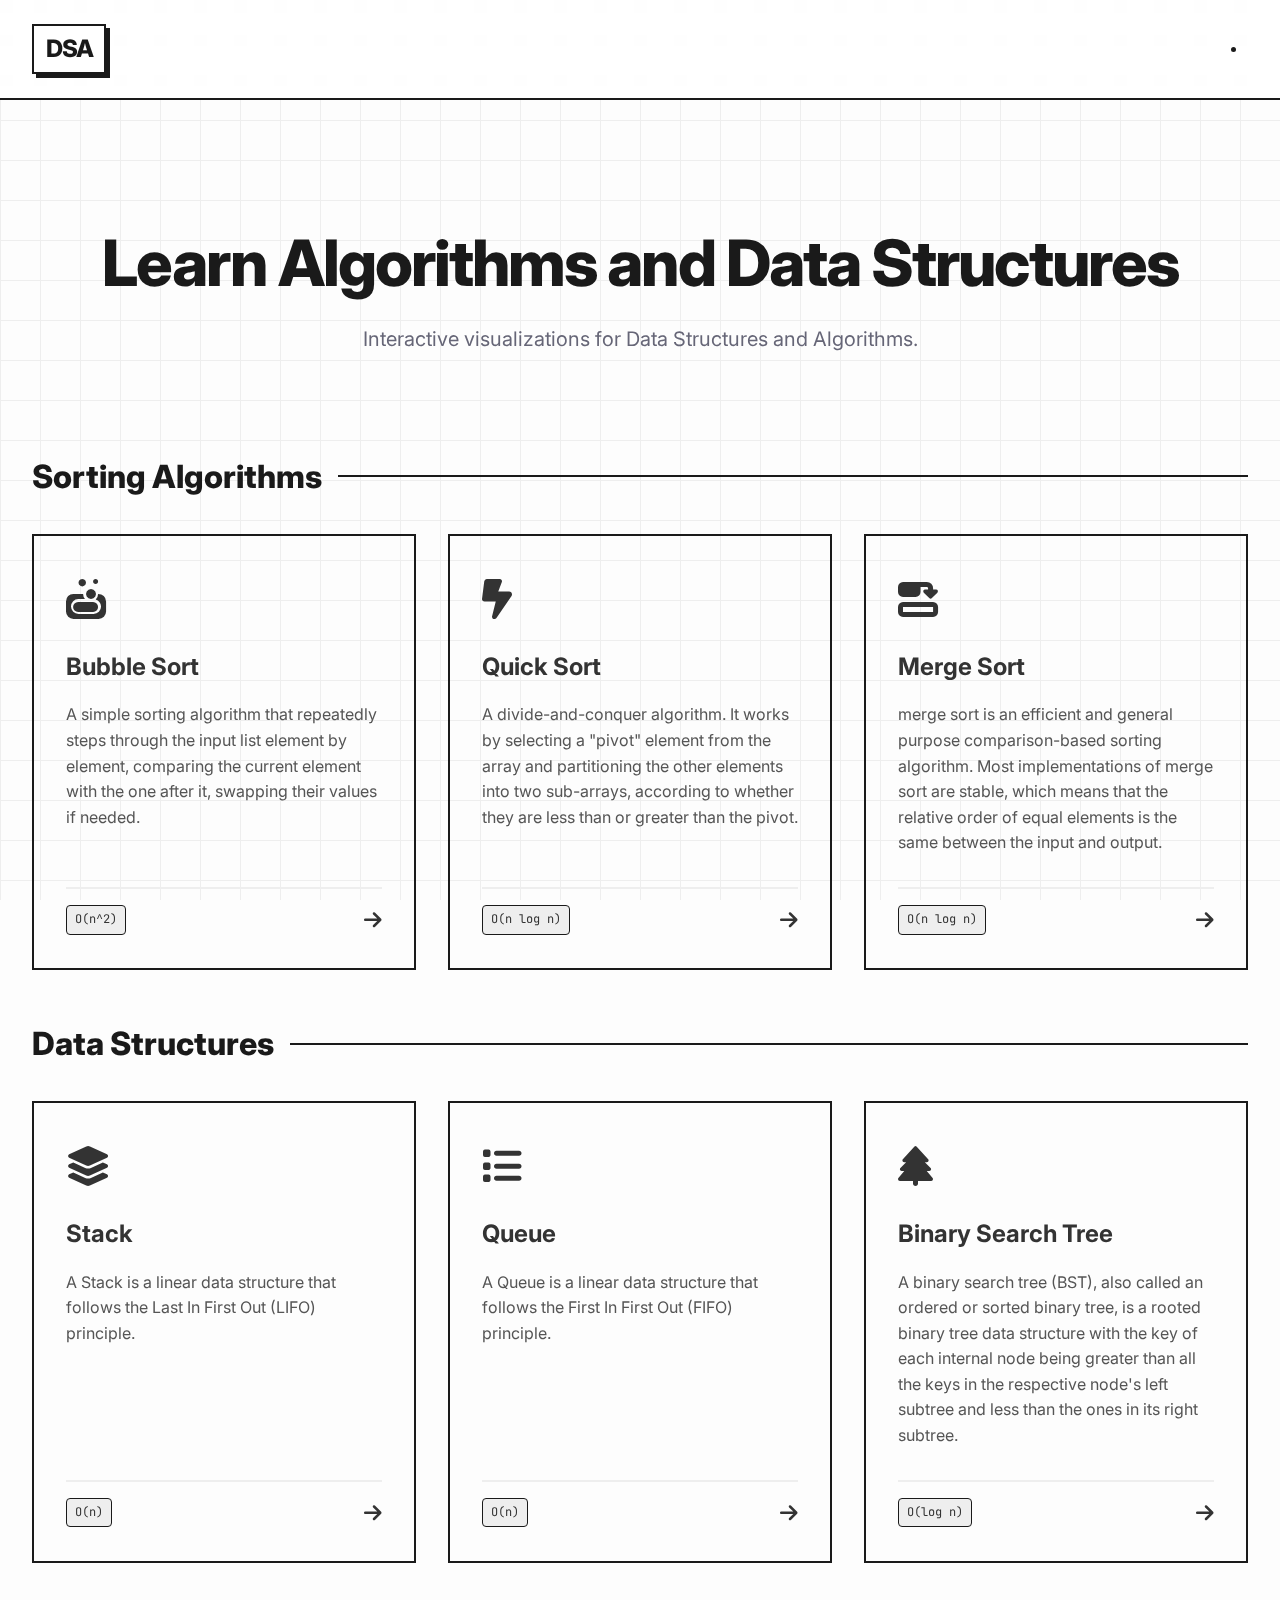
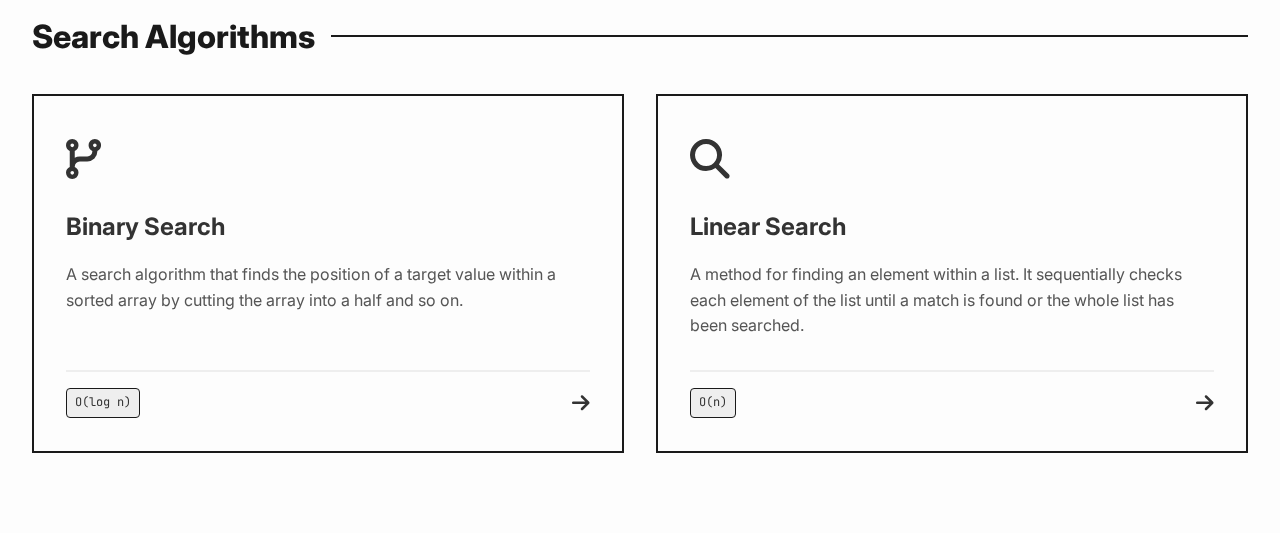
<file: index.html>
<!DOCTYPE html>
<html lang="en">
<head>
    <meta charset="UTF-8">
    <meta name="viewport" content="width=device-width, initial-scale=1.0">
    <title>Learn DSA</title>
    <link rel="stylesheet" href="style.css">
    <link rel="preconnect" href="https://fonts.googleapis.com">
    <link rel="preconnect" href="https://fonts.gstatic.com" crossorigin>
    <link
        href="https://fonts.googleapis.com/css2?family=Inter:wght@400;600;800&family=JetBrains+Mono:wght@400;700&display=swap"
        rel="stylesheet"
    >
    <link rel="stylesheet" href="https://cdnjs.cloudflare.com/ajax/libs/font-awesome/6.5.1/css/all.min.css">
</head>
<body>
    <div class="grid-bg"></div>

    <nav class="navbar">
        <div class="logo">
            <a href="/index.html">DSA</a>
        </div>

        <ul class="links">
            <li></li>
        </ul>
    </nav>

    <main class="container">
        <header class="hero-section">
            <h1>Learn Algorithms and Data Structures</h1>
            <p>Interactive visualizations for Data Structures and Algorithms.</p>
        </header>

        <section class="algorithms-section">
            <div class="section-title">
                <h2>Sorting Algorithms</h2>
                <div class="title-line"></div>
            </div>

            <div class="cards">

                <a href="bubble-sort.html" class="card">
                    <div class="card-icon">
                        <i class="fa-solid fa-soap"></i>
                    </div>

                    <h3>Bubble Sort</h3>
                    <p>A simple sorting algorithm that repeatedly steps through the input list element by element, comparing the current element with the one after it, swapping their values if needed.</p>

                    <div class="card-bottom">
                        <span class="tag">O(n^2)</span>
                        <span class="next-icon"><i class="fa-solid fa-arrow-right"></i></span>
                    </div>

                </a>

                <a href="quick-sort.html" class="card">
                    <div class="card-icon">
                        <i class="fa-solid fa-bolt-lightning"></i>
                    </div>

                    <h3>Quick Sort</h3>
                    <p>A divide-and-conquer algorithm. It works by selecting a "pivot" element from the array and partitioning the other elements into two sub-arrays, according to whether they are less than or greater than the pivot. </p>

                    <div class="card-bottom">
                        <span class="tag">O(n log n)</span>
                        <span class="next-icon"><i class="fa-solid fa-arrow-right"></i></span>
                    </div>

                </a>
                <a href="merge-sort.html" class="card">
                    <div class="card-icon">
                        <i class="fa-solid fa-diagram-predecessor"></i>
                    </div>

                    <h3>Merge Sort</h3>
                    <p>merge sort is an efficient and general purpose comparison-based sorting algorithm. Most implementations of merge sort are stable, which means that the relative order of equal elements is the same between the input and output.</p>
                    <div class="card-bottom">
                        <span class="tag">O(n log n)</span>
                        <span class="next-icon"><i class="fa-solid fa-arrow-right"></i></span>
                    </div>

                </a>
               
            </div>

        </section>

      
        <section class="algorithms-section">
            <div class="section-title">
                <h2>Data Structures</h2>
                <div class="title-line"></div>
            </div>

            <div class="cards">

                <a href="stack.html" class="card">
                    <div class="card-icon">
                        <i class="fa-solid fa-layer-group"></i>
                    </div>

                    <h3>Stack</h3>
                    <p>A Stack is a linear data structure that follows the Last In First Out (LIFO) principle.</p>

                    <div class="card-bottom">
                        <span class="tag">O(n)</span>
                        <span class="next-icon"><i class="fa-solid fa-arrow-right"></i></span>
                    </div>

                </a>
                <a href="queue.html" class="card">
                    <div class="card-icon">
                        <i class="fa-solid fa-list"></i>
                    </div>

                    <h3>Queue</h3>
                    <p>A Queue is a linear data structure that follows the First In First Out (FIFO) principle.</p>

                    <div class="card-bottom">
                        <span class="tag">O(n)</span>
                        <span class="next-icon"><i class="fa-solid fa-arrow-right"></i></span>
                    </div>

                </a>                
                <a href="binary-tree.html" class="card">
                    <div class="card-icon">
                        <i class="fa-solid fa-tree"></i>
                    </div>

                    <h3>Binary Search Tree</h3>
                    <p>A binary search tree (BST), also called an ordered or sorted binary tree, is a rooted binary tree data structure with the key of each internal node being greater than all the keys in the respective node's left subtree and less than the ones in its right subtree. </p>

                    <div class="card-bottom">
                        <span class="tag">O(log n)</span>
                        <span class="next-icon"><i class="fa-solid fa-arrow-right"></i></span>
                    </div>

                </a>
            </div>
        </section>

        <section class="algorithms-section">
            <div class="section-title">
                <h2>Search Algorithms</h2>
                <div class="title-line"></div>
            </div>
            <div class="cards">
                <a href="binary-search.html" class="card">
                    <div class="card-icon">
                        <i class="fa-solid fa-code-branch"></i>
                    </div>

                    <h3>Binary Search</h3>
                    <p>A search algorithm that finds the position of a target value within a sorted array by cutting the array into a half and so on.</p>

                    <div class="card-bottom">
                        <span class="tag">O(log n)</span>
                        <span class="next-icon"><i class="fa-solid fa-arrow-right"></i></span>
                    </div>

                </a>  
                <a href="linear-search.html" class="card">
                    <div class="card-icon">
                        <i class="fa-solid fa-magnifying-glass"></i>
                    </div>

                    <h3>Linear Search</h3>
                    <p>A method for finding an element within a list. It sequentially checks each element of the list until a match is found or the whole list has been searched.</p>

                    <div class="card-bottom">
                        <span class="tag">O(n)</span>
                        <span class="next-icon"><i class="fa-solid fa-arrow-right"></i></span>
                    </div>

                </a>
            </div>
        </section>
    <script src="main.js"></script>
</body>
</html>
</file>
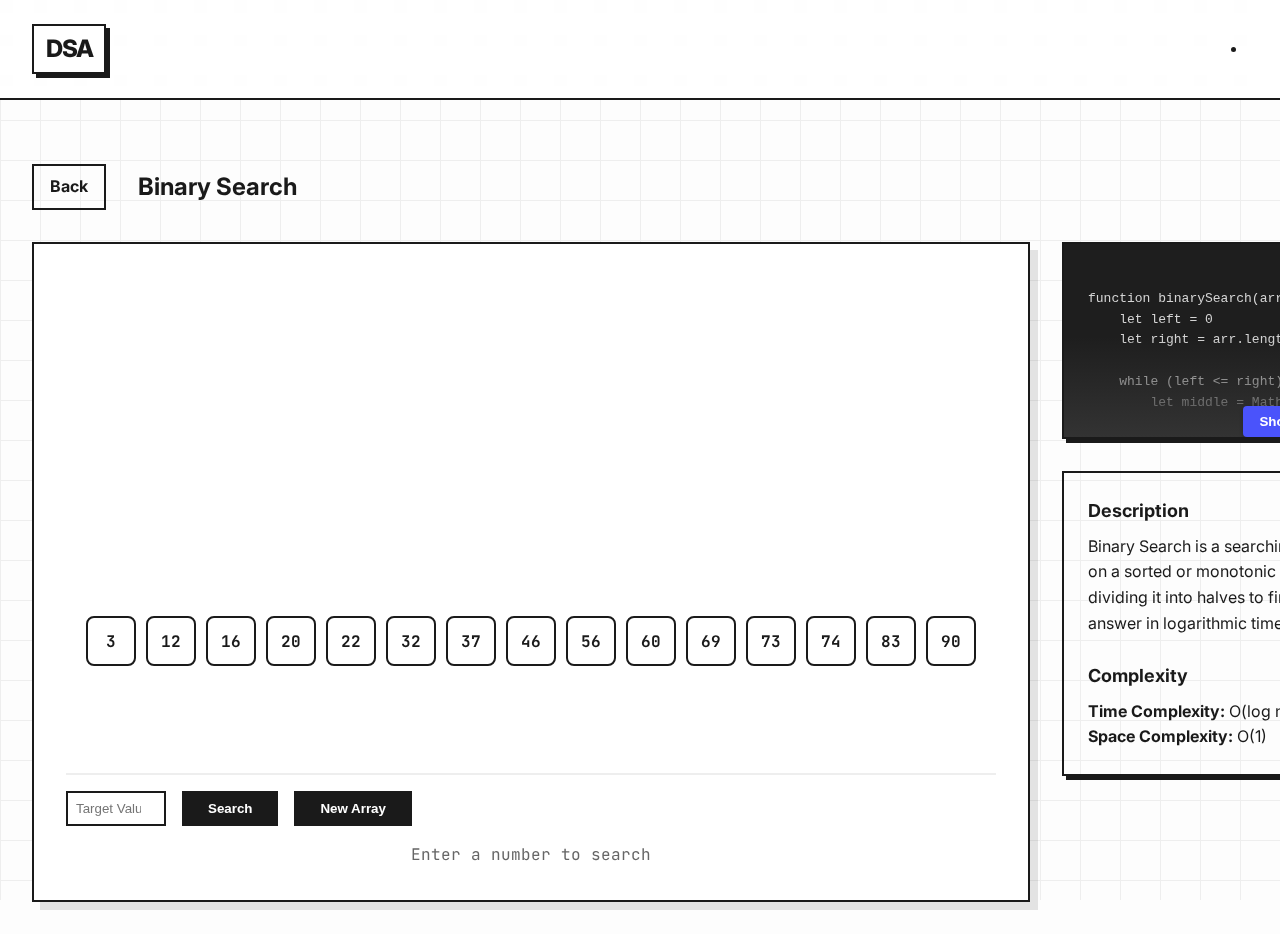
<file: binary-search.html>
<!DOCTYPE html>
<html lang="en">
<head>
    <meta charset="UTF-8">
    <meta name="viewport" content="width=device-width, initial-scale=1.0">
    <title>Binary Search</title>
    <link rel="stylesheet" href="style.css">
    <link rel="preconnect" href="https://fonts.googleapis.com">
    <link rel="preconnect" href="https://fonts.gstatic.com" crossorigin>
    <link
        href="https://fonts.googleapis.com/css2?family=Inter:wght@400;600;800&family=JetBrains+Mono:wght@400;700&display=swap"
        rel="stylesheet"
    >
    <link rel="stylesheet" href="https://cdnjs.cloudflare.com/ajax/libs/font-awesome/6.5.1/css/all.min.css">
    <link rel="stylesheet" href="binary-search.css">
</head>

<body>
    <div class="grid-bg"></div>

    <nav class="navbar">
        <div class="logo">
            <a href="/index.html">DSA</a>
        </div>

        <ul class="links">
            <li></li>
        </ul>
    </nav>

   <main class="container">
        <div id="visualization-area">

            <div class="viz-header">
                <a href="index.html" class="btn-back">Back</a>
                <h2 id="viz-title">Binary Search</h2>
            </div>
            <div class="viz-layout">
            <div class="viz-canvas-container">
                <div id="canvas-wrapper">
                    <div id="array-container"></div>
                </div>
                <div class="controls" id="ds-controls">
                    <input type="number" id="target-input" placeholder="Target Value" class="ds-input">
                    <button id="btn-search" class="btn-control">Search</button>
                    <button id="btn-reset" class="btn-control">New Array</button>
                </div>
                <div id="status-message" class="status-message">Enter a number to search</div>
            </div>

            <div class="viz-info">
                <div class="code-block">
                    <pre><code id="code-display">
function binarySearch(arr, target) {
    let left = 0
    let right = arr.length - 1

    while (left <= right) {
        let middle = Math.floor((left + right) / 2)

        if (arr[middle] === target) {
            return middle
        }

        if (arr[middle] < target) {
            left = middle + 1
        } else {
            right = middle - 1
        }
    }

    return -1
}
</code></pre>
                    <div class="code-blur-overlay">
                        <button id="btn-show-more" class="btn-show-more">Show More</button>
                    </div>
                </div>
                <div class="explanation-panel">
                    <h3>Description</h3>
                    <p>Binary Search is a searching algorithm that operates on a sorted or monotonic search space, repeatedly dividing it into halves to find a target value or optimal answer in logarithmic time O(log N).</p>
                    <br>
                    <h3>Complexity</h3>
                    <p><strong>Time Complexity:</strong> O(log n)</p>
                    <p><strong>Space Complexity:</strong> O(1)</p>
                </div>
            </div>
        </div>
    </section>
</main>

<div id="code-modal" class="modal-overlay">
    <div class="modal-content">
        <div class="modal-header">
            <h3 class="modal-title">Binary Search Implementation</h3>
            <button id="btn-close-modal" class="modal-close">&times;</button>
        </div>
        <div class="modal-body">
            <code id="modal-code-display" class="modal-code"></code>
        </div>
    </div>
</div>

<script src="main.js"></script>
<script src="binary-search.js"></script>
</body>

</html>
</file>
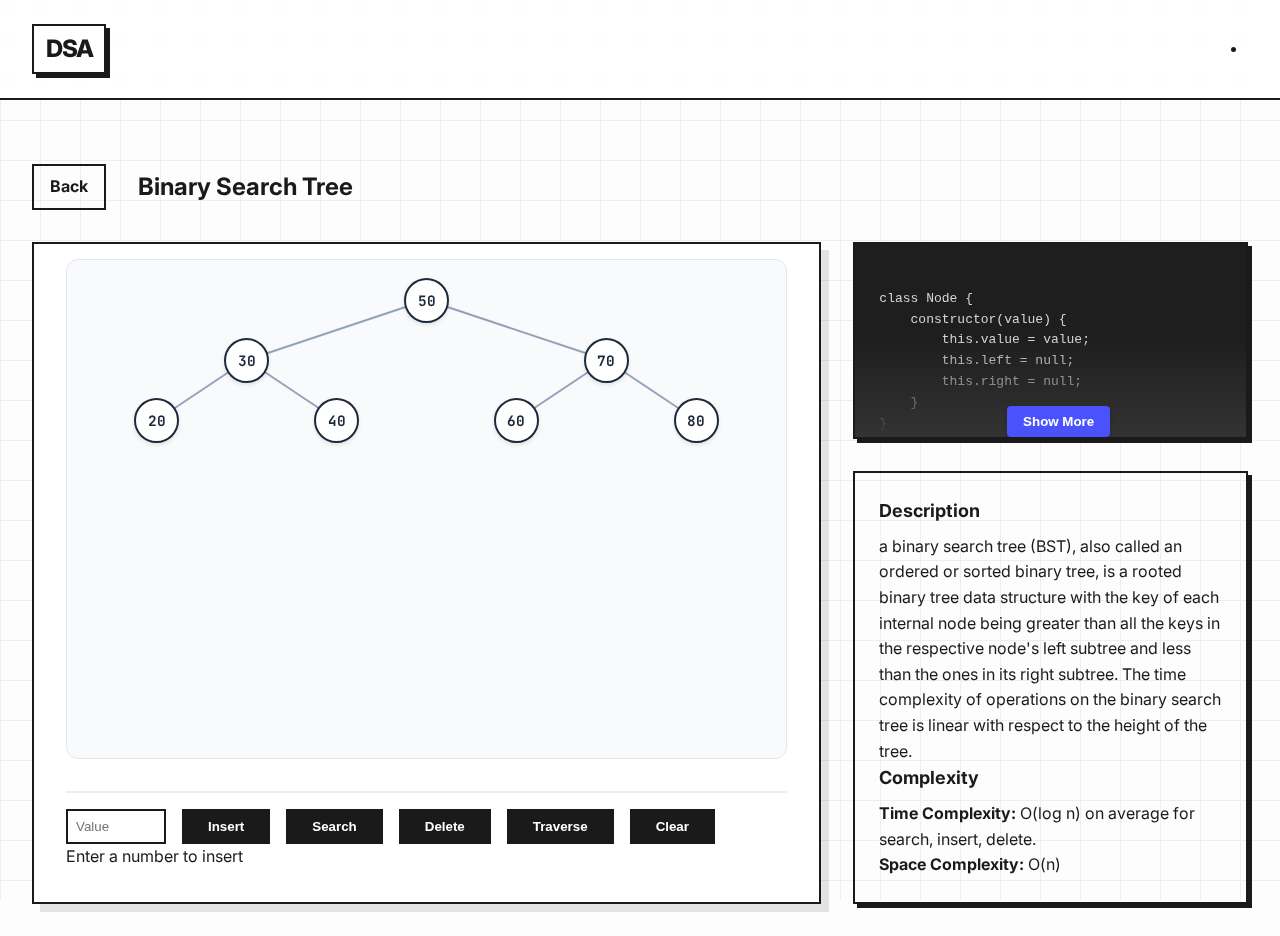
<file: binary-tree.html>
<!DOCTYPE html>
<html lang="en">
<head>
    <meta charset="UTF-8">
    <meta name="viewport" content="width=device-width, initial-scale=1.0">
    <title>Binary Search Tree</title>
    <link rel="stylesheet" href="style.css">
    <link rel="preconnect" href="https://fonts.googleapis.com">
    <link rel="preconnect" href="https://fonts.gstatic.com" crossorigin>
    <link
        href="https://fonts.googleapis.com/css2?family=Inter:wght@400;600;800&family=JetBrains+Mono:wght@400;700&display=swap"
        rel="stylesheet"
    >
    <link rel="stylesheet" href="https://cdnjs.cloudflare.com/ajax/libs/font-awesome/6.5.1/css/all.min.css">
    <link rel="stylesheet" href="binary-tree.css">
</head>

<body>
    <div class="grid-bg"></div>

    <nav class="navbar">
        <div class="logo">
            <a href="/index.html">DSA</a>
        </div>

        <ul class="links">
            <li></li>
        </ul>
    </nav>

   <main class="container">
        <div id="visualization-area">

            <div class="viz-header">
                <a href="index.html" class="btn-back">Back</a>
                <h2 id="viz-title">Binary Search Tree</h2>
            </div>

      <div class="viz-layout">
        <div class="viz-canvas-container">
          <div id="canvas-wrapper">
            <div id="tree-container"></div>
          </div>
          <div class="controls" id="ds-controls">
            <input type="number" id="node-input" placeholder="Value" class="ds-input">
            <button id="btn-insert" class="btn-control">Insert</button>
            <button id="btn-search" class="btn-control">Search</button>
            <button id="btn-delete" class="btn-control">Delete</button>
            <button id="btn-traverse" class="btn-control">Traverse</button>
            <button id="btn-clear" class="btn-control">Clear</button>
          </div>
          <div id="status-message" class="status-message">Enter a number to insert</div>
        </div>

        <div class="viz-info">
          <div class="code-block">
            <pre><code id="code-display">
class Node {
    constructor(value) {
        this.value = value;
        this.left = null;
        this.right = null;
    }
}

function insert(node, value) {

    if (!node) return new Node(value);
    
            </code></pre>
            <div class="code-blur-overlay">
                <button id="btn-show-more" class="btn-show-more">Show More</button>
            </div>
          </div>
          <div class="explanation-panel">
            <h3>Description</h3>
            <p>a binary search tree (BST), also called an ordered or sorted binary tree, is a rooted binary tree data structure with the key of each internal node being greater than all the keys in the respective node's left subtree and less than the ones in its right subtree. The time complexity of operations on the binary search tree is linear with respect to the height of the tree.
            </p>
            <h3>Complexity</h3>
            <p><strong>Time Complexity:</strong> O(log n) on average for search, insert, delete.</p>
            <p><strong>Space Complexity:</strong> O(n)</p>
          </div>
        </div>
      </div>
    </section>
  </main>

  <div id="code-modal" class="modal-overlay">
    <div class="modal-content">

      <div class="modal-header">
        <h3 class="modal-title">Binary Search Tree Code Implementation</h3>
        <button id="btn-close-modal" class="modal-close">&times;</button>
      </div>

      <div class="modal-body">
        <code id="modal-code-display" class="modal-code"></code>
      </div>
    </div>
  </div>

  <script src="main.js"></script>
  <script src="binary-tree.js"></script>
</body>

</html>
</file>
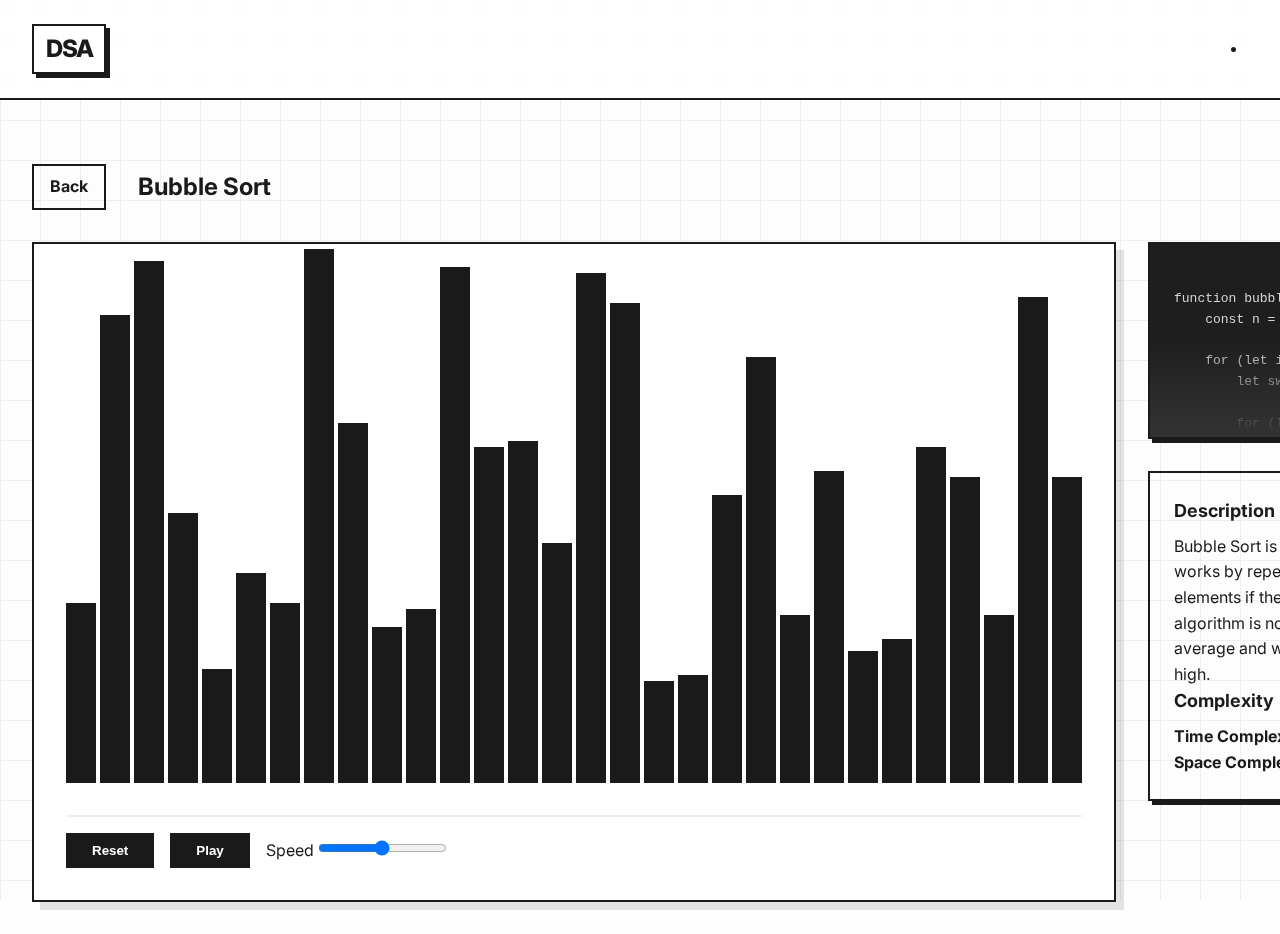
<file: bubble-sort.html>
<!DOCTYPE html>
<html lang="en">
<head>
    <meta charset="UTF-8">
    <meta name="viewport" content="width=device-width, initial-scale=1.0">
    <title>Bubble Sort</title>
    <link rel="stylesheet" href="style.css">
    <link rel="preconnect" href="https://fonts.googleapis.com">
    <link rel="preconnect" href="https://fonts.gstatic.com" crossorigin>
    <link
        href="https://fonts.googleapis.com/css2?family=Inter:wght@400;600;800&family=JetBrains+Mono:wght@400;700&display=swap"
        rel="stylesheet"
    >
    <link rel="stylesheet" href="https://cdnjs.cloudflare.com/ajax/libs/font-awesome/6.5.1/css/all.min.css">
</head>

<body>
    <div class="grid-bg"></div>

    <nav class="navbar">
        <div class="logo">
            <a href="/index.html">DSA</a>
        </div>

        <ul class="links">
            <li></li>
        </ul>
    </nav>

   <main class="container">
        <div id="visualization-area">

            <div class="viz-header">
                <a href="index.html" class="btn-back">Back</a>
                <h2 id="viz-title">Bubble Sort</h2>
            </div>

            <div class="viz-layout">
                <div class="viz-canvas-container">
                    <div id="canvas-wrapper"></div>

                    <div class="controls" id="sort-controls">
                        <button id="btn-reset" class="btn-control">Reset</button>
                        <button id="btn-play" class="btn-control">Play</button>

                        <div class="speed-control">
                            <label>Speed</label>
                            <input type="range" id="speed-slider" min="1" max="100" value="50">
                        </div>

                    </div>

                </div>

                <div class="viz-info">
                    <div class="code-block">
                        <pre><code id="code-display">
function bubbleSort(arr) {
    const n = arr.length;

    for (let i = 0; i < n - 1; i++) {
        let swapped = false;

        for (let j = 0; j < n - i - 1; j++) {
            if (arr[j] > arr[j + 1]) {

                const temp = arr[j];
                arr[j] = arr[j + 1];
                arr[j + 1] = temp;
                swapped = true;
            }
        }

        if (!swapped) break;
    }

    return arr;
}
                                                
                        </code></pre>
                        <div class="code-blur-overlay">
                            <button id="btn-show-more" class="btn-show-more">Show More</button>
                        </div>
                    </div>

                    <div class="explanation-panel">
                        <h3>Description</h3>
                        <p>Bubble Sort is the simplest sorting algorithm that works by repeatedly swapping the adjacent elements if they are in the wrong order. This algorithm is not efficient for large data sets as its average and worst-case time complexity are quite high.</p>
                        <h3>Complexity</h3>
                        <p><strong>Time Complexity:</strong> O(n^2)</p>
                        <p><strong>Space Complexity:</strong> O(1)</p>
                    </div>
                </div>
            </div>
        </div>
    </main>

    <div id="code-modal" class="modal-overlay">
        <div class="modal-content">
            <div class="modal-header">
                <h3 class="modal-title">Bubble Sort Implementation</h3>
                <button id="btn-close-modal" class="modal-close">&times;</button>
            </div>
            <div class="modal-body">
                <code id="modal-code-display" class="modal-code"></code>
            </div>
        </div>
    </div>
    <script src="main.js"></script>
    <script src="bubble-sort.js"></script>
</body>
</html>
</file>
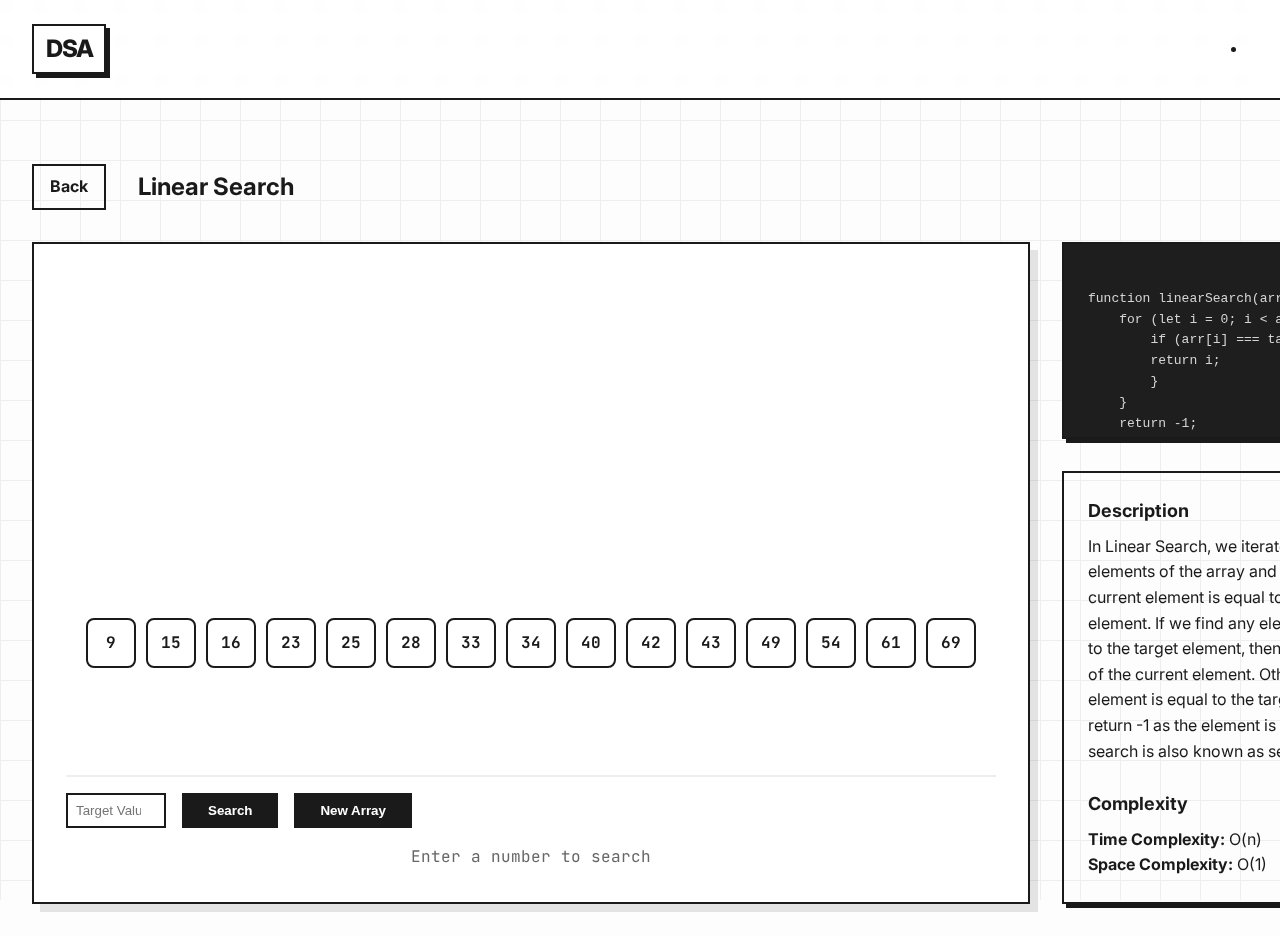
<file: linear-search.html>
<!DOCTYPE html>
<html lang="en">
<head>
    <meta charset="UTF-8">
    <meta name="viewport" content="width=device-width, initial-scale=1.0">
    <title>Linear Search</title>
    <link rel="stylesheet" href="style.css">
    <link rel="preconnect" href="https://fonts.googleapis.com">
    <link rel="preconnect" href="https://fonts.gstatic.com" crossorigin>
    <link
        href="https://fonts.googleapis.com/css2?family=Inter:wght@400;600;800&family=JetBrains+Mono:wght@400;700&display=swap"
        rel="stylesheet"
    >
    <link rel="stylesheet" href="https://cdnjs.cloudflare.com/ajax/libs/font-awesome/6.5.1/css/all.min.css">
    <link rel="stylesheet" href="binary-search.css">
</head>

<body>
    <div class="grid-bg"></div>

    <nav class="navbar">
        <div class="logo">
            <a href="/index.html">DSA</a>
        </div>

        <ul class="links">
            <li></li>
        </ul>
    </nav>

   <main class="container">
        <div id="visualization-area">

            <div class="viz-header">
                <a href="index.html" class="btn-back">Back</a>
                <h2 id="viz-title">Linear Search</h2>
            </div>
            <div class="viz-layout">
            <div class="viz-canvas-container">
                <div id="canvas-wrapper">
                    <div id="array-container"></div>
                </div>
                <div class="controls" id="ds-controls">
                    <input type="number" id="target-input" placeholder="Target Value" class="ds-input">
                    <button id="btn-search" class="btn-control">Search</button>
                    <button id="btn-reset" class="btn-control">New Array</button>
                </div>
                <div id="status-message" class="status-message">Enter a number to search</div>
            </div>

            <div class="viz-info">
                <div class="code-block">
                    <pre><code id="code-display">
function linearSearch(arr, target) {
    for (let i = 0; i < arr.length; i++) {
        if (arr[i] === target) {
        return i;
        }
    }
    return -1;
    }
    
</code></pre>
                </div>
                <div class="explanation-panel">
                    <h3>Description</h3>
                    <p>In Linear Search, we iterate over all the elements of the array and check if it the current element is equal to the target element. If we find any element to be equal to the target element, then return the index of the current element. Otherwise, if no element is equal to the target element, then return -1 as the element is not found. Linear search is also known as sequential search.</p>
                    <br>
                    <h3>Complexity</h3>
                    <p><strong>Time Complexity:</strong> O(n)</p>
                    <p><strong>Space Complexity:</strong> O(1)</p>
                </div>
            </div>
        </div>
    </section>
</main>

<script src="main.js"></script>
<script src="linear-search.js"></script>
</body>

</html>
</file>
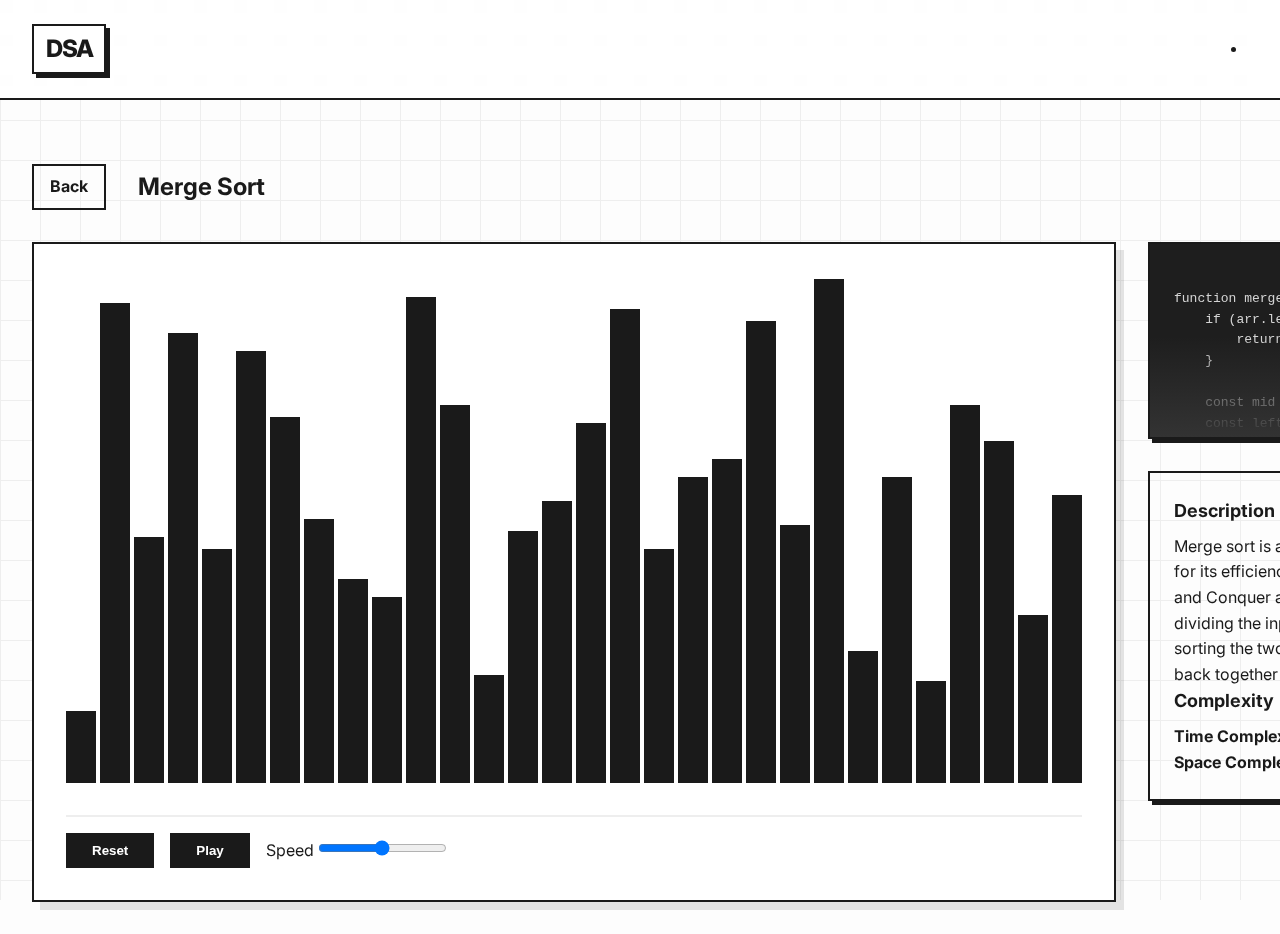
<file: merge-sort.html>
<!DOCTYPE html>
<html lang="en">
<head>
    <meta charset="UTF-8">
    <meta name="viewport" content="width=device-width, initial-scale=1.0">
    <title>Merge Sort</title>
    <link rel="stylesheet" href="style.css">
    <link rel="preconnect" href="https://fonts.googleapis.com">
    <link rel="preconnect" href="https://fonts.gstatic.com" crossorigin>
    <link
        href="https://fonts.googleapis.com/css2?family=Inter:wght@400;600;800&family=JetBrains+Mono:wght@400;700&display=swap"
        rel="stylesheet"
    >
    <link rel="stylesheet" href="https://cdnjs.cloudflare.com/ajax/libs/font-awesome/6.5.1/css/all.min.css">
</head>

<body>
    <div class="grid-bg"></div>

    <nav class="navbar">
        <div class="logo">
            <a href="/index.html">DSA</a>
        </div>

        <ul class="links">
            <li></li>
        </ul>
    </nav>

   <main class="container">
        <div id="visualization-area">

            <div class="viz-header">
                <a href="index.html" class="btn-back">Back</a>
                <h2 id="viz-title">Merge Sort</h2>
            </div>

            <div class="viz-layout">
                <div class="viz-canvas-container">
                    <div id="canvas-wrapper"></div>

                    <div class="controls" id="sort-controls">
                        <button id="btn-reset" class="btn-control">Reset</button>
                        <button id="btn-play" class="btn-control">Play</button>

                        <div class="speed-control">
                            <label>Speed</label>
                            <input type="range" id="speed-slider" min="1" max="100" value="50">
                        </div>

                    </div>

                </div>

                <div class="viz-info">
                    <div class="code-block">
<pre><code id="code-display">
function mergeSort(arr) {
    if (arr.length <= 1) {
        return arr
    }

    const mid = Math.floor(arr.length / 2)
    const left = mergeSort(arr.slice(0, mid))
    const right = mergeSort(arr.slice(mid))

    let result = []
    let i = 0
    let j = 0

    while (i < left.length && j < right.length) {
        if (left[i] < right[j]) {
            result.push(left[i])
            i++
        } else {
            result.push(right[j])
            j++
        }
    }

    return result
        .concat(left.slice(i))
        .concat(right.slice(j))
}
                                                
                        </code></pre>
                    <div class="code-blur-overlay">
                        <button id="btn-show-more" class="btn-show-more">Show More</button>
                    </div>
                    </div>

                    <div class="explanation-panel">
                        <h3>Description</h3>
                        <p>Merge sort is a popular sorting algorithm known for its efficiency and stability. It follows the Divide and Conquer approach. It works by recursively dividing the input array into two halves, recursively sorting the two halves and finally merging them back together to obtain the sorted array.</p>
                        <h3>Complexity</h3>
                        <p><strong>Time Complexity:</strong> O(n log n)</p>
                        <p><strong>Space Complexity:</strong> O(n)</p>
                    </div>
                </div>
            </div>
        </div>
    </main>

    <div id="code-modal" class="modal-overlay">
        <div class="modal-content">
            <div class="modal-header">
                <h3 class="modal-title">Merge Sort Implementation</h3>
                <button id="btn-close-modal" class="modal-close">&times;</button>
            </div>
            <div class="modal-body">
                <code id="modal-code-display" class="modal-code"></code>
            </div>
        </div>
    </div>
    
    <script src="main.js"></script>
    <script src="merge-sort.js"></script>
</body>
</html>
</file>
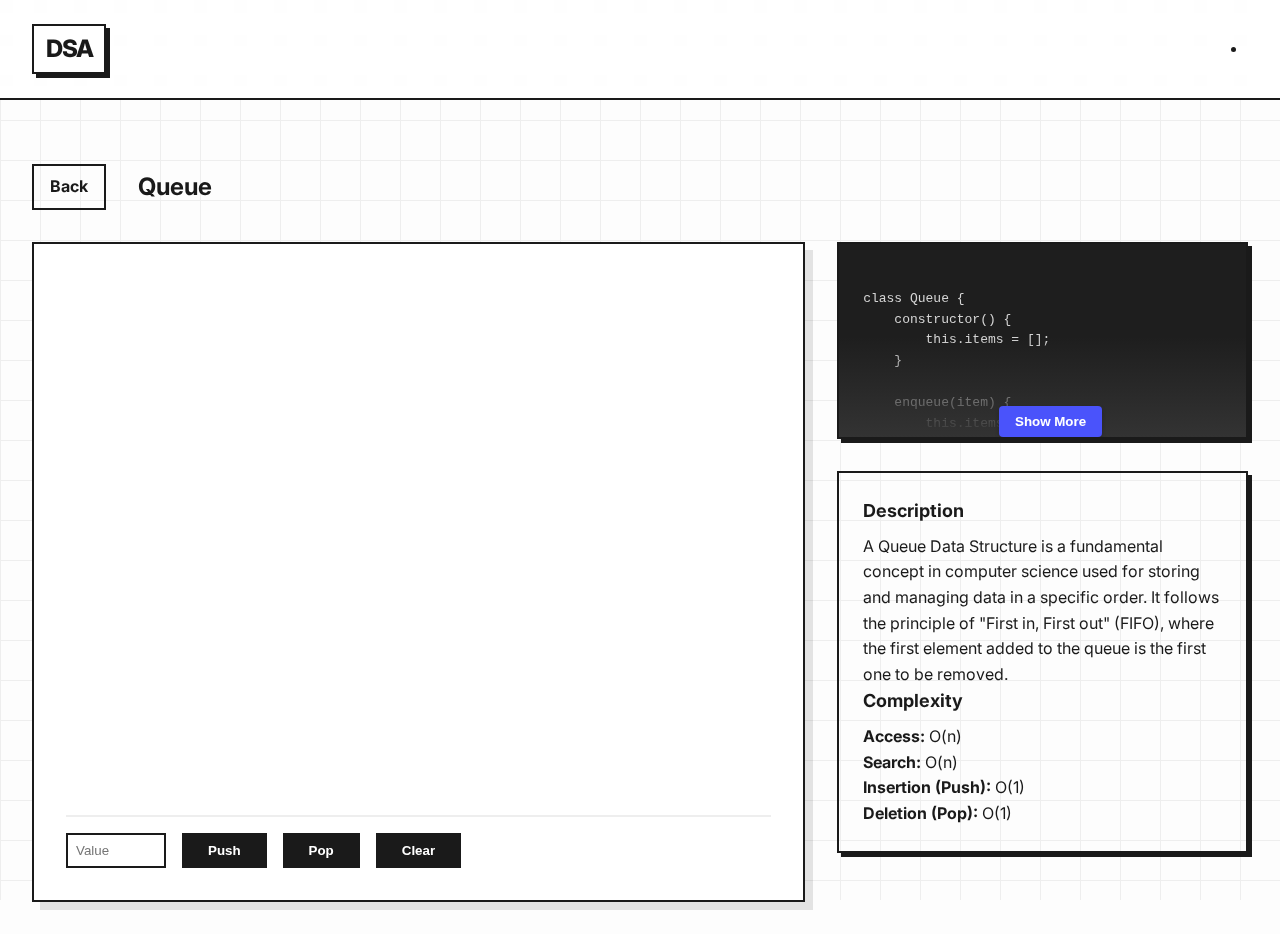
<file: queue.html>
<!DOCTYPE html>
<html lang="en">
<head>
    <meta charset="UTF-8">
    <meta name="viewport" content="width=device-width, initial-scale=1.0">
    <title>Queue</title>
    <link rel="stylesheet" href="style.css">
    <link rel="preconnect" href="https://fonts.googleapis.com">
    <link rel="preconnect" href="https://fonts.gstatic.com" crossorigin>
    <link
        href="https://fonts.googleapis.com/css2?family=Inter:wght@400;600;800&family=JetBrains+Mono:wght@400;700&display=swap"
        rel="stylesheet"
    >
    <link rel="stylesheet" href="https://cdnjs.cloudflare.com/ajax/libs/font-awesome/6.5.1/css/all.min.css">
    <link rel="stylesheet" href="stack.css">
</head>

<body>
    <div class="grid-bg"></div>

    <nav class="navbar">
        <div class="logo">
            <a href="/index.html">DSA</a>
        </div>

        <ul class="links">
            <li></li>
        </ul>
    </nav>

   <main class="container">
        <div id="visualization-area">

            <div class="viz-header">
                <a href="index.html" class="btn-back">Back</a>
                <h2 id="viz-title">Queue</h2>
            </div>
            <div class="viz-layout">
                <div class="viz-canvas-container">
                    <div id="canvas-wrapper"></div>
                    <div class="controls" id="ds-controls">
                        <input type="number" id="ds-input" placeholder="Value" class="ds-input">
                        <button id="btn-op1" class="btn-control">Push</button>
                        <button id="btn-op2" class="btn-control">Pop</button>
                        <button id="btn-clear" class="btn-control">Clear</button>
                    </div>
                </div>

                <div class="viz-info">
                    <div class="code-block">
<pre><code id="code-display">
class Queue {
    constructor() {
        this.items = [];
    }

    enqueue(item) {
        this.items.push(item);
        console.log(item + " added to queue");
    }

    dequeue() {
        if (this.items.length === 0) {
            console.log("Queue is empty");
            return;
        }

        return this.items.shift();
    }

    peek() {
        if (this.items.length === 0) {
            console.log("Queue is empty");
            return;
        }

        return this.items[0];
    }

    isEmpty() {
        return this.items.length === 0;
    }

    print() {
        console.log(this.items);
    }
}
                            

                        </code></pre>
                        <div class="code-blur-overlay">
                            <button id="btn-show-more" class="btn-show-more">Show More</button>
                        </div>
                    </div>
                    <div class="explanation-panel">
                        <h3>Description</h3>
                        <p>
                            A Queue Data Structure is a fundamental concept in computer science used for storing and managing data in a specific order.
                            
                            It follows the principle of "First in, First out" (FIFO), where the first element added to the queue is the first one to be removed.
                        <br>
                        <h3>Complexity</h3>
                        <p><strong>Access:</strong> O(n)</p>
                        <p><strong>Search:</strong> O(n)</p>
                        <p><strong>Insertion (Push):</strong> O(1)</p>
                        <p><strong>Deletion (Pop):</strong> O(1)</p>
                    </div>
                </div>
            </div>
        </section>
    </main>

    <div id="code-modal" class="modal-overlay">
        <div class="modal-content">
            <div class="modal-header">
                <h3 class="modal-title">Queue Code Implementation</h3>
                <button id="btn-close-modal" class="modal-close">&times;</button>
            </div>
            <div class="modal-body">
                <code id="modal-code-display" class="modal-code"></code>
            </div>
        </div>
    </div>

    <script src="main.js"></script>
    <script src="queue.js"></script>
</body>

</html>
</file>
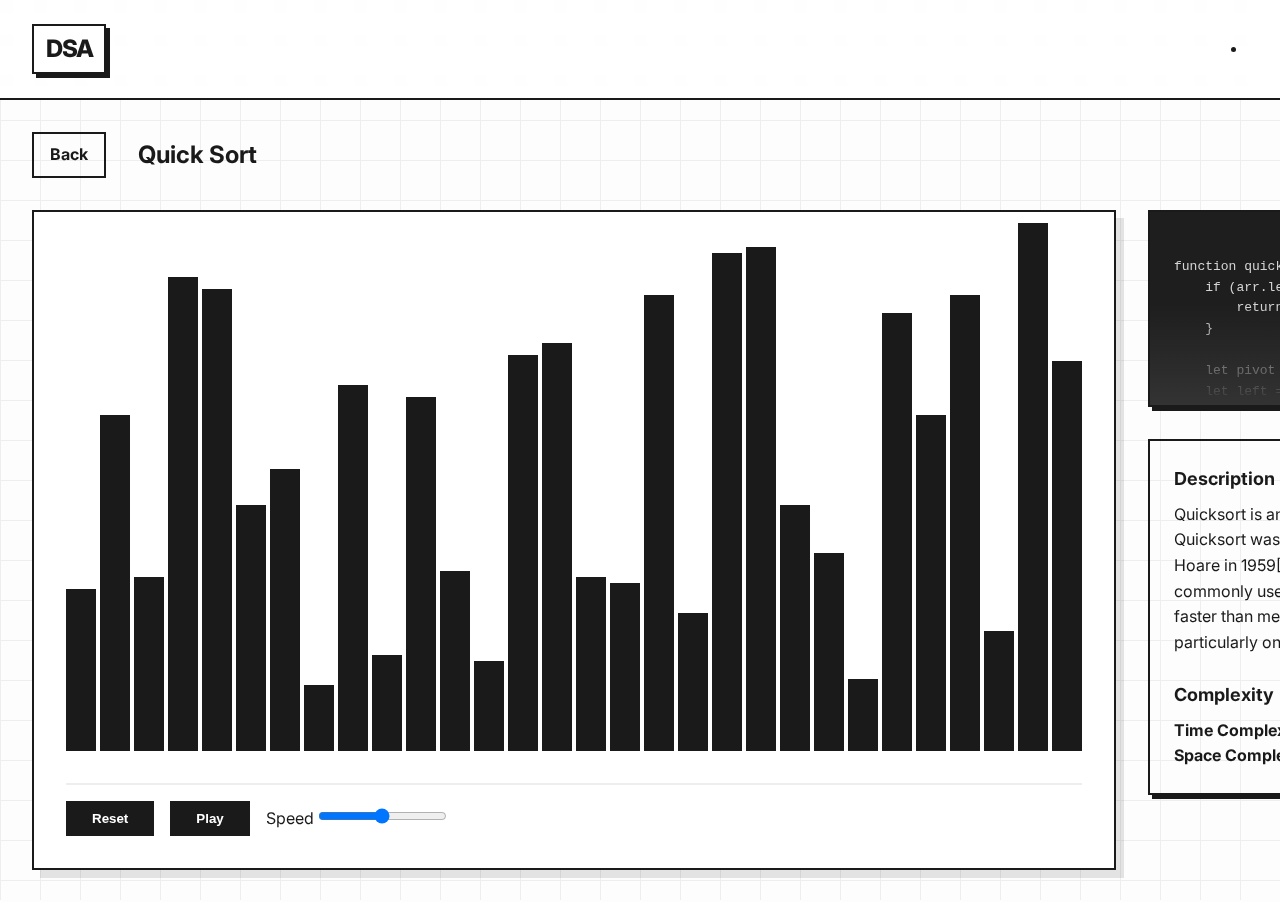
<file: quick-sort.html>
<!DOCTYPE html>
<html lang="en">
<head>
    <meta charset="UTF-8">
    <meta name="viewport" content="width=device-width, initial-scale=1.0">
    <title>Quick Sort</title>
    <link rel="stylesheet" href="style.css">
    <link rel="preconnect" href="https://fonts.googleapis.com">
    <link rel="preconnect" href="https://fonts.gstatic.com" crossorigin>
    <link
        href="https://fonts.googleapis.com/css2?family=Inter:wght@400;600;800&family=JetBrains+Mono:wght@400;700&display=swap"
        rel="stylesheet"
    >
    <link rel="stylesheet" href="https://cdnjs.cloudflare.com/ajax/libs/font-awesome/6.5.1/css/all.min.css">
</head>

<body>
    <div class="grid-bg"></div>

    <nav class="navbar">
        <div class="logo">
            <a href="/index.html">DSA</a>
        </div>

        <ul class="links">
            <li></li>
        </ul>
    </nav>

    <div class="container">
        <div class="viz-header">
            <a href="index.html" class="btn-back">Back</a>
            <h2 id="viz-title">Quick Sort</h2>
        </div>
    <div class="viz-layout">
        <div class="viz-canvas-container">
            <div id="canvas-wrapper"></div>

            <div class="controls" id="sort-controls">
                <button id="btn-reset" class="btn-control">Reset</button>
                <button id="btn-play" class="btn-control">Play</button>

                <div class="speed-control">
                    <label>Speed</label>
                    <input type="range" id="speed-slider" min="1" max="100" value="50">
                </div>

            </div>

        </div>

        <div class="viz-info">
            <div class="code-block">
                <pre><code id="code-display">
function quickSort(arr) {
    if (arr.length <= 1) {
        return arr
    }

    let pivot = arr[arr.length - 1]
    let left = []
    let right = []

    for (let i = 0; i < arr.length - 1; i++) {
        if (arr[i] < pivot) {
            left.push(arr[i])
        } else {
            right.push(arr[i])
        }
    }

    return quickSort(left).concat(pivot, quickSort(right))
}
<div class="code-blur-overlay">
    <button id="btn-show-more" class="btn-show-more">Show More</button>
</div>
                    </code></pre>
                    </div>
                    <div class="explanation-panel">
                        <h3>Description</h3>
                        <p>Quicksort is an efficient, general-purpose sorting algorithm. Quicksort was developed by British computer scientist Tony Hoare in 1959[1] and published in 1961.[2] It is still a commonly used algorithm for sorting. Overall, it is slightly faster than merge sort and heapsort for randomized data, particularly on larger distributions.[3]
                        </p>
                        <br>
                        <h3>Complexity</h3>
                        <p><strong>Time Complexity:</strong> O(n log n) (Average), O(n^2) (Worst)</p>
                        <p><strong>Space Complexity:</strong> O(log n)</p>
                    </div>
                </div>
            </div>
        </section>
    </main>
    <div id="code-modal" class="modal-overlay">
        <div class="modal-content">
            <div class="modal-header">
                <h3 class="modal-title">Quick Sort Implementation</h3>
                <button id="btn-close-modal" class="modal-close">&times;</button>
            </div>
            <div class="modal-body">
                <code id="modal-code-display" class="modal-code"></code>
            </div>
        </div>
    </div>
    <script src="main.js"></script>
    <script src="quick-sort.js"></script>
</body>

</html>
</file>
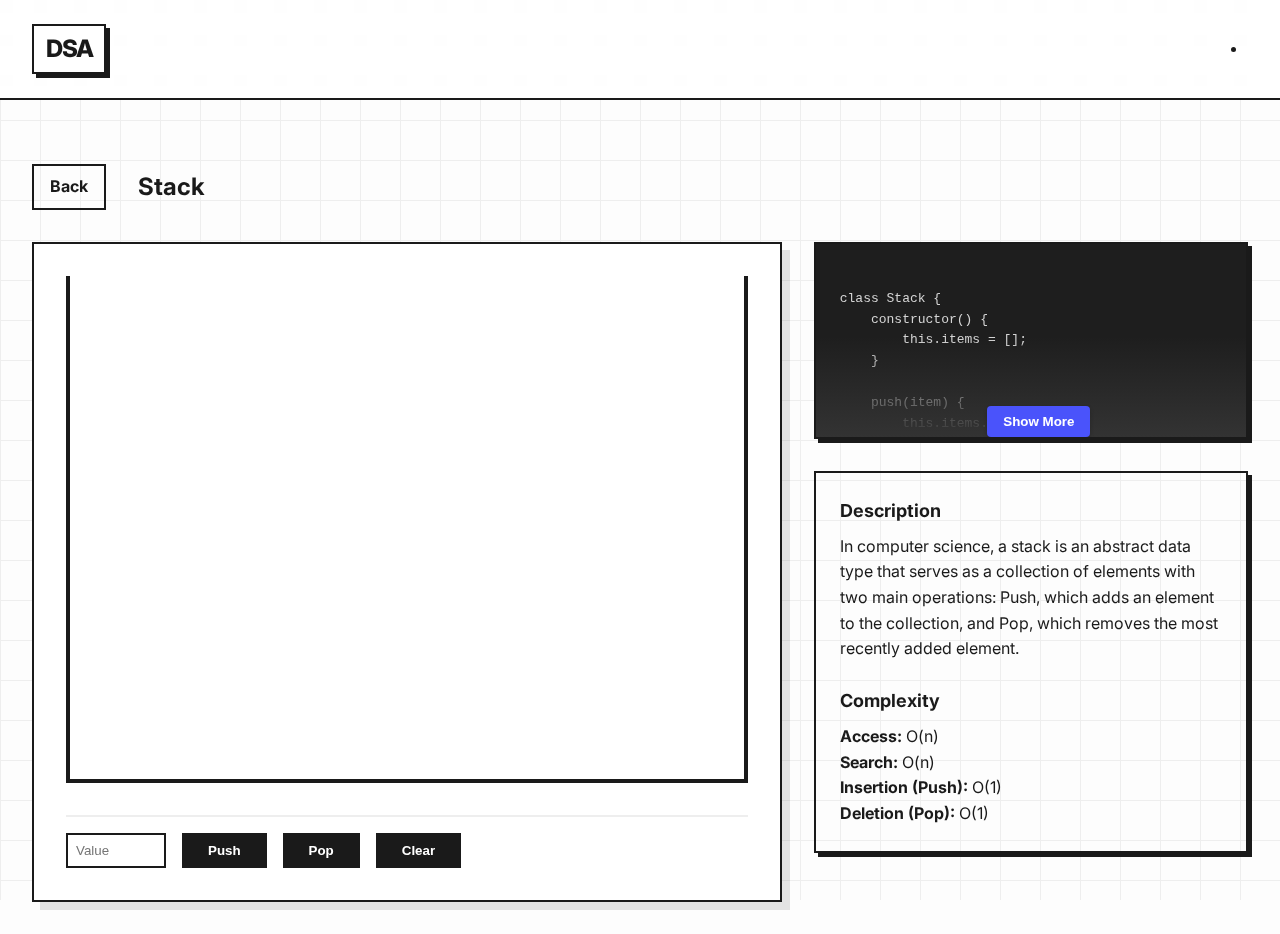
<file: stack.html>
<!DOCTYPE html>
<html lang="en">
<head>
    <meta charset="UTF-8">
    <meta name="viewport" content="width=device-width, initial-scale=1.0">
    <title>Stack</title>
    <link rel="stylesheet" href="style.css">
    <link rel="preconnect" href="https://fonts.googleapis.com">
    <link rel="preconnect" href="https://fonts.gstatic.com" crossorigin>
    <link
        href="https://fonts.googleapis.com/css2?family=Inter:wght@400;600;800&family=JetBrains+Mono:wght@400;700&display=swap"
        rel="stylesheet"
    >
    <link rel="stylesheet" href="https://cdnjs.cloudflare.com/ajax/libs/font-awesome/6.5.1/css/all.min.css">
    <link rel="stylesheet" href="stack.css">
</head>

<body>
    <div class="grid-bg"></div>

    <nav class="navbar">
        <div class="logo">
            <a href="/index.html">DSA</a>
        </div>

        <ul class="links">
            <li></li>
        </ul>
    </nav>

   <main class="container">
        <div id="visualization-area">

            <div class="viz-header">
                <a href="index.html" class="btn-back">Back</a>
                <h2 id="viz-title">Stack</h2>
            </div>
            <div class="viz-layout">
                <div class="viz-canvas-container">
                    <div id="canvas-wrapper"></div>
                    <div class="controls" id="ds-controls">
                        <input type="number" id="ds-input" placeholder="Value" class="ds-input">
                        <button id="btn-op1" class="btn-control">Push</button>
                        <button id="btn-op2" class="btn-control">Pop</button>
                        <button id="btn-clear" class="btn-control">Clear</button>
                    </div>
                </div>

                <div class="viz-info">
                    <div class="code-block">
                        <pre><code id="code-display">
class Stack {
    constructor() {
        this.items = [];
    }

    push(item) {
        this.items.push(item);
        console.log(item + " pushed to stack");
    }

    pop() {
        if (this.items.length === 0) {
            console.log("Stack is empty");
            return;
        }

        return this.items.pop();
    }
    peek() {
        if (this.items.length === 0) {
            console.log("Stack is empty");
            return;
        }

        return this.items[this.items.length - 1];
    }

    isEmpty() {
        return this.items.length === 0;
    }

    print() {
        console.log(this.items);
    }
}

                        </code></pre>
                        <div class="code-blur-overlay">
                            <button id="btn-show-more" class="btn-show-more">Show More</button>
                        </div>
                    </div>
                    <div class="explanation-panel">
                        <h3>Description</h3>
                        <p>In computer science, a stack is an abstract data type that serves as a collection of elements with two main operations:
                            Push, which adds an element to the collection, and
                            Pop, which removes the most recently added element.</p>
                        <br>
                        <h3>Complexity</h3>
                        <p><strong>Access:</strong> O(n)</p>
                        <p><strong>Search:</strong> O(n)</p>
                        <p><strong>Insertion (Push):</strong> O(1)</p>
                        <p><strong>Deletion (Pop):</strong> O(1)</p>
                    </div>
                </div>
            </div>
        </section>
    </main>

    <div id="code-modal" class="modal-overlay">
        <div class="modal-content">
            <div class="modal-header">
                <h3 class="modal-title">Stack Implementation</h3>
                <button id="btn-close-modal" class="modal-close">&times;</button>
            </div>
            <div class="modal-body">
                <code id="modal-code-display" class="modal-code"></code>
            </div>
        </div>
    </div>

    <script src="main.js"></script>
    <script src="stack.js"></script>
</body>

</html>
</file>
<file: style.css>
*{
    box-sizing: border-box;
    margin: 0;
    padding: 0;
}

body {
    font-family: 'Inter', sans-serif;
    background-color: #fdfdfd;
    color: #1a1a1a;
    line-height: 1.6;
}

.grid-bg {
    position: fixed;
    top: 0;
    left: 0;
    width: 100vw;
    height: 100vh;
    background-image:
        linear-gradient(#e5e5e5 1px, transparent 1px),
        linear-gradient(90deg, #e5e5e5 1px, transparent 1px);
    
    background-size: 40px 40px;
    z-index: -1;
    pointer-events: none;
    opacity: 0.6;
}


.navbar {
    display: flex;
    justify-content: space-between;
    align-items: center;
    padding: 1.5rem 2rem;
    border-bottom: 2px solid #1a1a1a;
    background: rgba(255, 255, 255, 0.8);
    backdrop-filter: blur(10px);
    position: sticky;
    top: 0;
    z-index: 100;
}

.logo {
    font-size: 1.5rem;
    font-weight: 800;
    letter-spacing: -0.05em;
    border: 2px solid #1a1a1a;
    padding: 0.25rem 0.75rem;
    background: #fff;
    box-shadow: 4px 4px 0 #1a1a1a;
    cursor: pointer;
}

.logo a {
    text-decoration: none;
    color: #1a1a1a;
}

.container {
    max-width: 1500px;
    margin: 0 auto;
    padding: 2rem;
}

.hero-section {
    padding: 6rem 0;
    text-align: center;
}

.hero-section h1 {
    font-size: 4rem;
    line-height: 1.1;
    font-weight: 800;
    margin-bottom: 1.5rem;
    letter-spacing: -0.03em;
}

.hero-section p {
    font-size: 1.25rem;
    color: #667;
    max-width: 600px;
    margin: 0 auto;
}

.section-title {
    display: flex;
    align-items: center;
    gap: 1rem;
    margin-bottom: 2rem;
}

.section-title h2 {
    font-size: 2rem;
    font-weight: 800;
    white-space: nowrap;
}

.title-line {
    height: 2px;
    background: #1a1a1a;
    width: 100%;
}

.cards {
    display: grid;
    grid-template-columns: repeat(auto-fit, minmax(300px, 1fr));
    gap: 2rem;
    margin-bottom: 3rem;
}

.card {
    text-decoration: none;
    color: #333;
    display: flex;
    flex-direction: column;
    gap: 1rem;
    border: 2px solid #1a1a1a;
    padding: 32px; 
    cursor: pointer;
    transition: transform 0.2s ease-in-out;

}

.card:hover {
    transform: translate(-4px, -4px);
}

.card-icon {
    font-size: 2.5rem;
}

.card h3 {
    font-size: 1.5rem;
    font-weight: 700;
}

.card p {
    color: #555;
    flex-grow: 1;
}

.card-bottom {
    display: flex;
    justify-content: space-between;
    align-items: center;
    margin-top: 15px;
    padding-top: 15px;
    border-top: 2px solid #eee;
}

.tag {
    font-family: 'JetBrains Mono', monospace;
    font-size: 12px ;
    border-radius: 4px;
    background-color: #eee;
    padding: 4px 8px;
    border: 1px solid #1a1a1a;

}

.next-icon {
    font-size: 1.25rem;
    font-weight: 800;
}

.hidden {
    display: none;
}

#visualization-area {
    padding-top: 2rem;
}

.viz-header {
    display: flex;
    align-items: center;
    gap: 2rem;
    margin-bottom: 2rem;
}


.btn-back {
    border: 2px solid #1a1a1a;
    padding: 8px 1rem;
    text-decoration: none;
    color: #1a1a1a;
    font-weight: 700;
    cursor: pointer;
}

.btn-back:hover {
    background: #1a1a1a;
    color: white;
}

.viz-info {
    display: flex;
    flex-direction: column;
    gap: 2rem;
}


.explanation-panel {
    border: 2px solid #1a1a1a;
    padding: 1.5rem;
    box-shadow: 4px 4px 0 #1a1a1a;
}

.explanation-panel h3 {
    margin-bottom: 8px;
    font-size: 18px;
}


.code-block {
    background: #1e1e1e;
    color: #d4d4d4;
    padding: 1.5rem;
    border-radius: 0;
    border: 2px solid #1a1a1a;
    font-family: 'JetBrains Mono', monospace;
    overflow: hidden;
    box-shadow: 4px 4px 0 #1a1a1a;
    position: relative;
    max-height: 197px;
}


.controls {
    display: flex;
    gap: 1rem;
    align-items: center;
    padding-top: 1rem;
    border-top: 2px solid #eee;
}

.btn-control {
    background: #1a1a1a;
    color: white;
    border: none;
    padding: 8px 1.5rem;
    font-weight: 600;
    cursor: pointer;
    border: 2px solid #1a1a1a;
}

.btn-control:hover {
    background: white;
    color: #1a1a1a;
}


.viz-layout {
    display: grid;
    grid-template-columns: 2fr 1fr;
    gap: 2rem;
}

.viz-canvas-container {
    background: white;
    border: 2px solid #1a1a1a;
    padding: 2rem;
    box-shadow: 8px 8px 0 rgba(0, 0, 0, 0.1);
    min-height: 660px;
    display: flex;
    flex-direction: column;
}

#canvas-wrapper {
    flex-grow: 1;
    display: flex;
    align-items: flex-end;
    justify-content: center;
    gap: 4px;
    padding-bottom: 2rem;
    position: relative;
    height: 400px;
}


.bar {
    background: #1a1a1a;
    width: 30px;
    transition: 0.2s ease,;
    border: 2px solid #1a1a1a;
}

.bar.active {
    background: #2563eb;
}

.bar.sorted {
    background: #10b981;
}


.ds-container {
    display: flex;
    align-items: center;
    justify-content: center;

    height: 100%;
    width: 100%;
    padding: 2rem;
}

.ds-input {
    padding: 0.5rem;
    border: 2px solid #1a1a1a;
    width: 100px;
}

.ds-input:focus {
    outline: none;
    box-shadow: 4px 4px 0 #2563eb;
}

.code-blur-overlay {
    position: absolute;
    bottom: 0;
    left: 0;
    width: 100%;
    height: 100px;
    background: linear-gradient(to bottom, transparent, #333);

    display: flex;
    align-items: flex-end;
    justify-content: center;
    padding: 0 0 0 1rem;
    z-index: 67;
}

.btn-show-more {
    cursor: pointer;
    border-radius: 4px;
    transition: 200ms;
    background: #4a53fb;
    color: #fff;
    border: none;
    padding: 8px 1rem;
    font-weight: 600;
    box-shadow: 0 2px 4px #00000033;
}

.btn-show-more:hover {
    background-color: #1d4ed8;
}

.modal-overlay {
    position: fixed;
    top: 0;
    left: 0;
    width: 100%;
    height: 100%;
    background-color: #000000b3;
    backdrop-filter: blur(5px);

    display: flex;
    justify-content: center;
    align-items: center;
    z-index: 101;
    opacity: 0;
    visibility: hidden;
    transition: 300ms ease-in-out;
}

.modal-overlay.active {
    opacity: 1;
    visibility: visible;
}

.modal-content {
    position: relative;
    background-color: #1e1e1e;
    width: 90%;
    max-width: 800px;
    max-height: 85vh;

    border: 2px solid #1a1a1a;
    display: flex;
    flex-direction: column;
    transform: scale(0.9);
    transition: 300ms ease-in-out;

}

.modal-overlay.active .modal-content {
    transform: scale(1);
}

.modal-code {
    display: block;
    padding: 1.5rem;
    color: #d4d4d4;
    font-family: 'JetBrains Mono', monospace;
    font-size: 0.9rem;
    line-height: 1.5;
    white-space: pre;
}

.modal-header {
    display: flex;
    justify-content: space-between;
    align-items: center;
    padding: 1rem 25px;
    border-bottom: 1px solid #333;
    background-color: #252526;
}

.modal-title {
    color: #fff;
    font-size: 18px;
}

.modal-body {
    padding: 0;
    overflow-y: auto;
    flex-grow: 1;
}

.modal-close {
    background: none;
    border: none;
    color: #ffffff;
    font-size: 1.5rem;
    cursor: pointer;
}

.keyword {
    color: #569cd6;
}

.number {
    color:#10b981
}

.function {
    color: #dcdcaa;
}
</file>
<file: binary-search.css>
#array-container {
    display: flex;
    justify-content: center;
    align-items: center;
    gap: 10px;
    height: 200px;
    width: 100%;
    overflow-x: auto;
    padding: 20px;
}

.array-element {
    width: 50px;
    height: 50px;
    display: flex;
    justify-content: center;
    align-items: center;
    border: 2px solid #1a1a1a;
    border-radius: 8px;
    background: #ffffff;
    color: #1a1a1a;
    font-family: 'JetBrains Mono', monospace;
    font-weight: 700;
    transition: all 0.3s ease;
    position: relative;
}

.array-element.active {
    border-color: #2563eb;
    box-shadow: 0 0 15px rgba(99, 102, 241, 0.3);
    transform: translateY(-5px);
}

.array-element.found {
    background: rgba(16, 185, 129, 0.2);
    border-color: #10b981;
    color: #10b981;
    box-shadow: 0 0 20px #10b98166;
}

.array-element.dimmed {
    opacity: 0.3;
    transform: scale(0.9);
}

.status-message {
    text-align: center;
    margin-top: 1rem;
    font-family: 'JetBrains Mono', monospace;
    color: #666666;
    min-height: 1.5em;
}

.array-element::after {
    content: attr(data-index);
    position: absolute;
    bottom: -25px;
    font-size: 0.8rem;
    color: #666;
    font-family: 'Inter', sans-serif;
    font-weight: 400;
}
</file>
<file: binary-tree.css>
#tree-container {
    position: relative;
    width: 100%;
    height: 500px;
    background: #f8fafc;
    border-radius: 12px;
    border: 1px solid #e2e8f0;
    overflow: auto;
    display: flex;
    justify-content: center;
}

.tree-node {
    position: absolute;
    width: 45px;
    height: 45px;
    border-radius: 50%;
    background: #ffffff;
    border: 2px solid #1e293b;
    display: flex;
    justify-content: center;
    align-items: center;
    font-family: 'JetBrains Mono', monospace;
    font-weight: 700;
    font-size: 0.9rem;
    color: #1e293b;
    z-index: 2;
    transition: all 0.3s ease;
    box-shadow: 0 2px 4px #0000001a;
}

.tree-node.highlight {
    border-color: #3b82f6;
    background: #eff6ff;
    color: #3b82f6;
    transform: scale(1.1);
    box-shadow: 0 0 15px #3b82f666;
}

.tree-node.found {
    border-color: #10b981;
    background: #ecfdf5;
    color: #10b981;
    transform: scale(1.1);
    box-shadow: 0 0 15px #10b98166;
}

.tree-node.visiting {
    border-color: #f59e0b;
    background: #fffbeb;
    color: #f59e0b;
}

#tree-svg {
    position: absolute;
    top: 0;
    left: 0;
    width: 100%;
    height: 100%;
    z-index: 1;
    pointer-events: none;
}

.edge {
    stroke: #94a3b8;
    stroke-width: 2;
    transition: stroke 0.3s ease;
}

.edge.highlight {
    stroke: #3b82f6;
    stroke-width: 3;
}
</file>
<file: stack.css>
.stack-container {
    display: flex;
    flex-direction: column-reverse;
    min-width: 100px;
    min-height: 300px;

    border-left: 4px solid #1a1a1a;
    border-right: 4px solid #1a1a1a;
    border-bottom: 4px solid #1a1a1a;
    
    padding: 10px;
    gap: 5px;
    align-items: center;
    justify-content: flex-start;
}

.ds-item {
    width: 80px;
    height: 40px;
    border: 2px solid #1a1a1a;
    display: flex;
    align-items: center;
    justify-content: center;
    font-weight: 700;

    box-shadow: 4px 4px 0 #0000001a;
}
</file>
